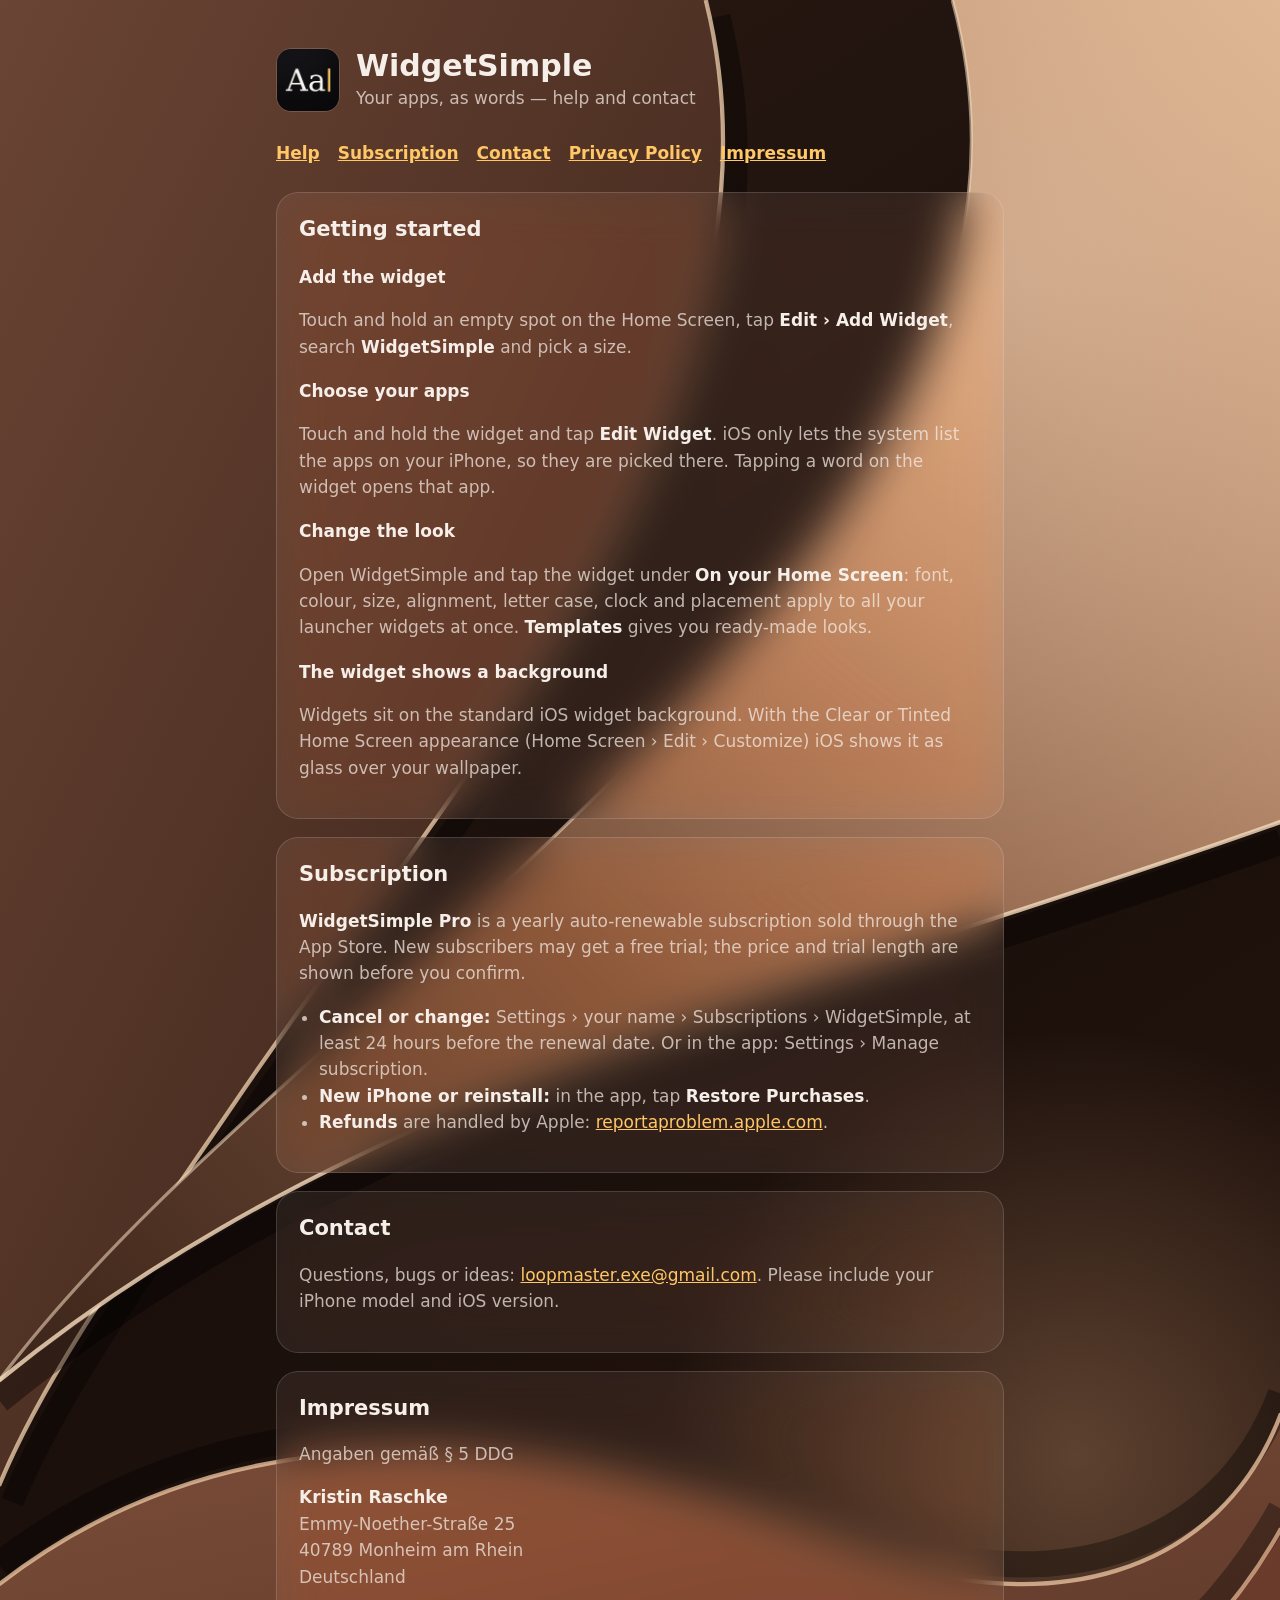
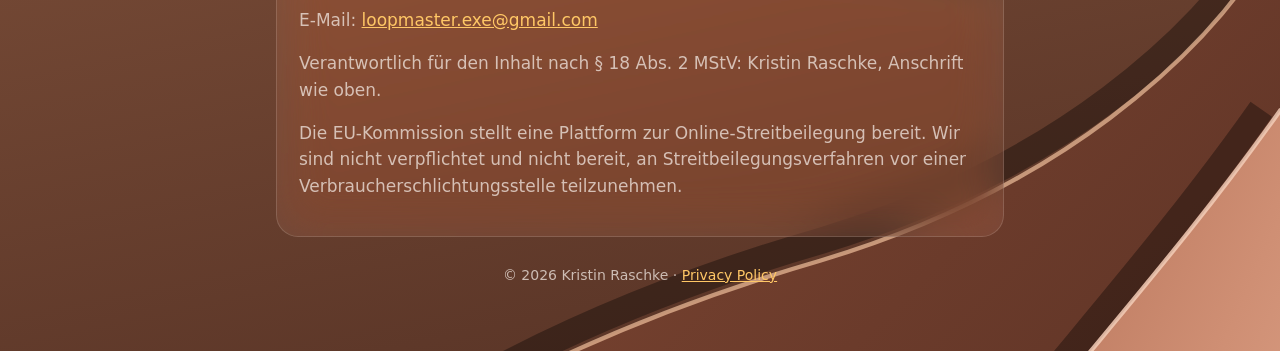
<file: index.html>
<!doctype html>
<html lang="en">
<head>
<meta charset="utf-8">
<meta name="viewport" content="width=device-width, initial-scale=1">
<title>WidgetSimple Support</title>
<meta name="description" content="Help and contact for WidgetSimple, the iPhone app that shows your apps as words in Home Screen widgets.">
<link rel="icon" href="icon.png">
<link rel="stylesheet" href="style.css">
</head>
<body>
<main>
  <header>
    <img src="icon.png" alt="WidgetSimple app icon">
    <div>
      <h1>WidgetSimple</h1>
      <p>Your apps, as words — help and contact</p>
    </div>
  </header>

  <nav>
    <a href="#help">Help</a>
    <a href="#subscription">Subscription</a>
    <a href="#contact">Contact</a>
    <a href="privacy.html">Privacy Policy</a>
    <a href="#impressum">Impressum</a>
  </nav>

  <section id="help">
    <h2>Getting started</h2>
    <h3>Add the widget</h3>
    <p>Touch and hold an empty spot on the Home Screen, tap <strong>Edit › Add Widget</strong>, search <strong>WidgetSimple</strong> and pick a size.</p>
    <h3>Choose your apps</h3>
    <p>Touch and hold the widget and tap <strong>Edit Widget</strong>. iOS only lets the system list the apps on your iPhone, so they are picked there. Tapping a word on the widget opens that app.</p>
    <h3>Change the look</h3>
    <p>Open WidgetSimple and tap the widget under <strong>On your Home Screen</strong>: font, colour, size, alignment, letter case, clock and placement apply to all your launcher widgets at once. <strong>Templates</strong> gives you ready-made looks.</p>
    <h3>The widget shows a background</h3>
    <p>Widgets sit on the standard iOS widget background. With the Clear or Tinted Home Screen appearance (Home Screen › Edit › Customize) iOS shows it as glass over your wallpaper.</p>
  </section>

  <section id="subscription">
    <h2>Subscription</h2>
    <p><strong>WidgetSimple Pro</strong> is a yearly auto-renewable subscription sold through the App Store. New subscribers may get a free trial; the price and trial length are shown before you confirm.</p>
    <ul>
      <li><strong>Cancel or change:</strong> Settings › your name › Subscriptions › WidgetSimple, at least 24 hours before the renewal date. Or in the app: Settings › Manage subscription.</li>
      <li><strong>New iPhone or reinstall:</strong> in the app, tap <strong>Restore Purchases</strong>.</li>
      <li><strong>Refunds</strong> are handled by Apple: <a href="https://reportaproblem.apple.com">reportaproblem.apple.com</a>.</li>
    </ul>
  </section>

  <section id="contact">
    <h2>Contact</h2>
    <p>Questions, bugs or ideas: <a href="mailto:loopmaster.exe@gmail.com?subject=WidgetSimple">loopmaster.exe@gmail.com</a>. Please include your iPhone model and iOS version.</p>
  </section>

  <section id="impressum" lang="de">
    <h2>Impressum</h2>
    <p>Angaben gemäß § 5 DDG</p>
    <p><strong>Kristin Raschke</strong><br>Emmy-Noether-Straße 25<br>40789 Monheim am Rhein<br>Deutschland</p>
    <p>E-Mail: <a href="mailto:loopmaster.exe@gmail.com">loopmaster.exe@gmail.com</a></p>
    <p>Verantwortlich für den Inhalt nach § 18 Abs. 2 MStV: Kristin Raschke, Anschrift wie oben.</p>
    <p>Die EU-Kommission stellt eine Plattform zur Online-Streitbeilegung bereit. Wir sind nicht verpflichtet und nicht bereit, an Streitbeilegungsverfahren vor einer Verbraucherschlichtungsstelle teilzunehmen.</p>
  </section>

  <footer>© 2026 Kristin Raschke · <a href="privacy.html">Privacy Policy</a></footer>
</main>
</body>
</html>
</file>
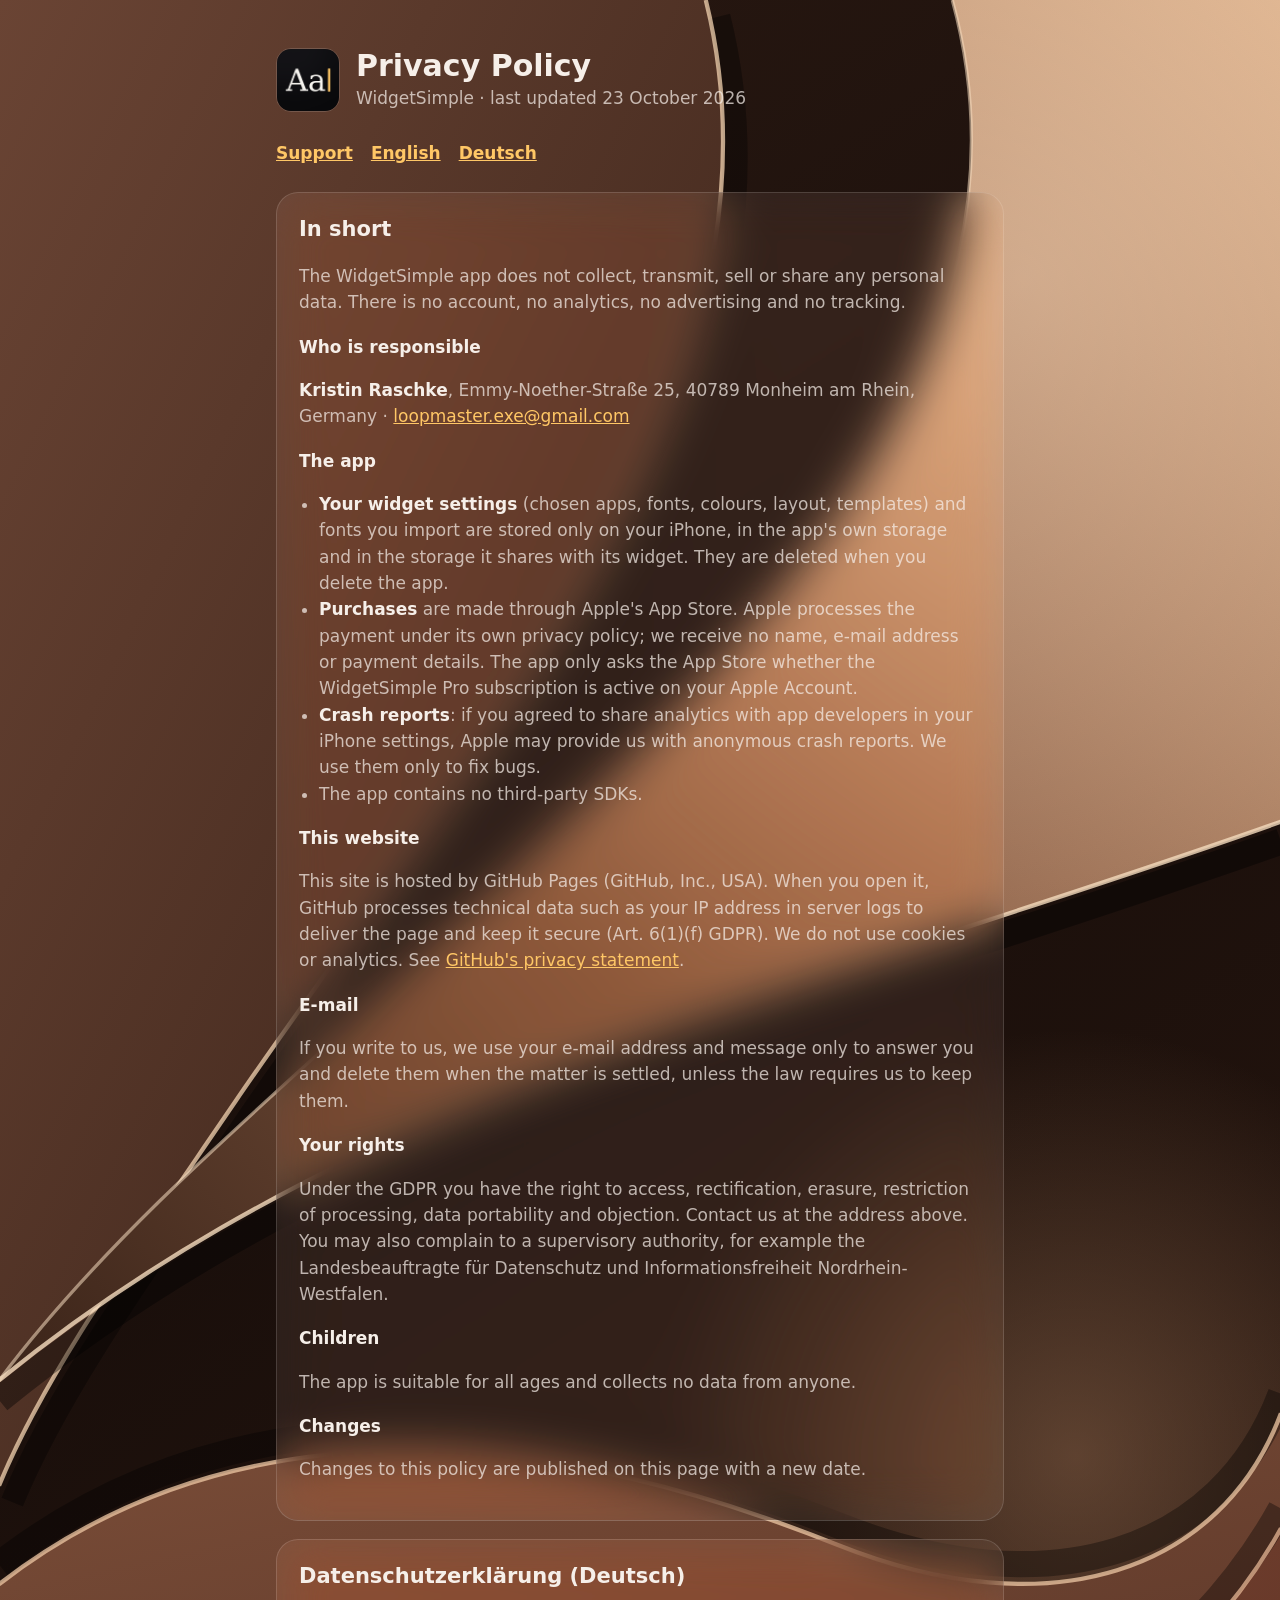
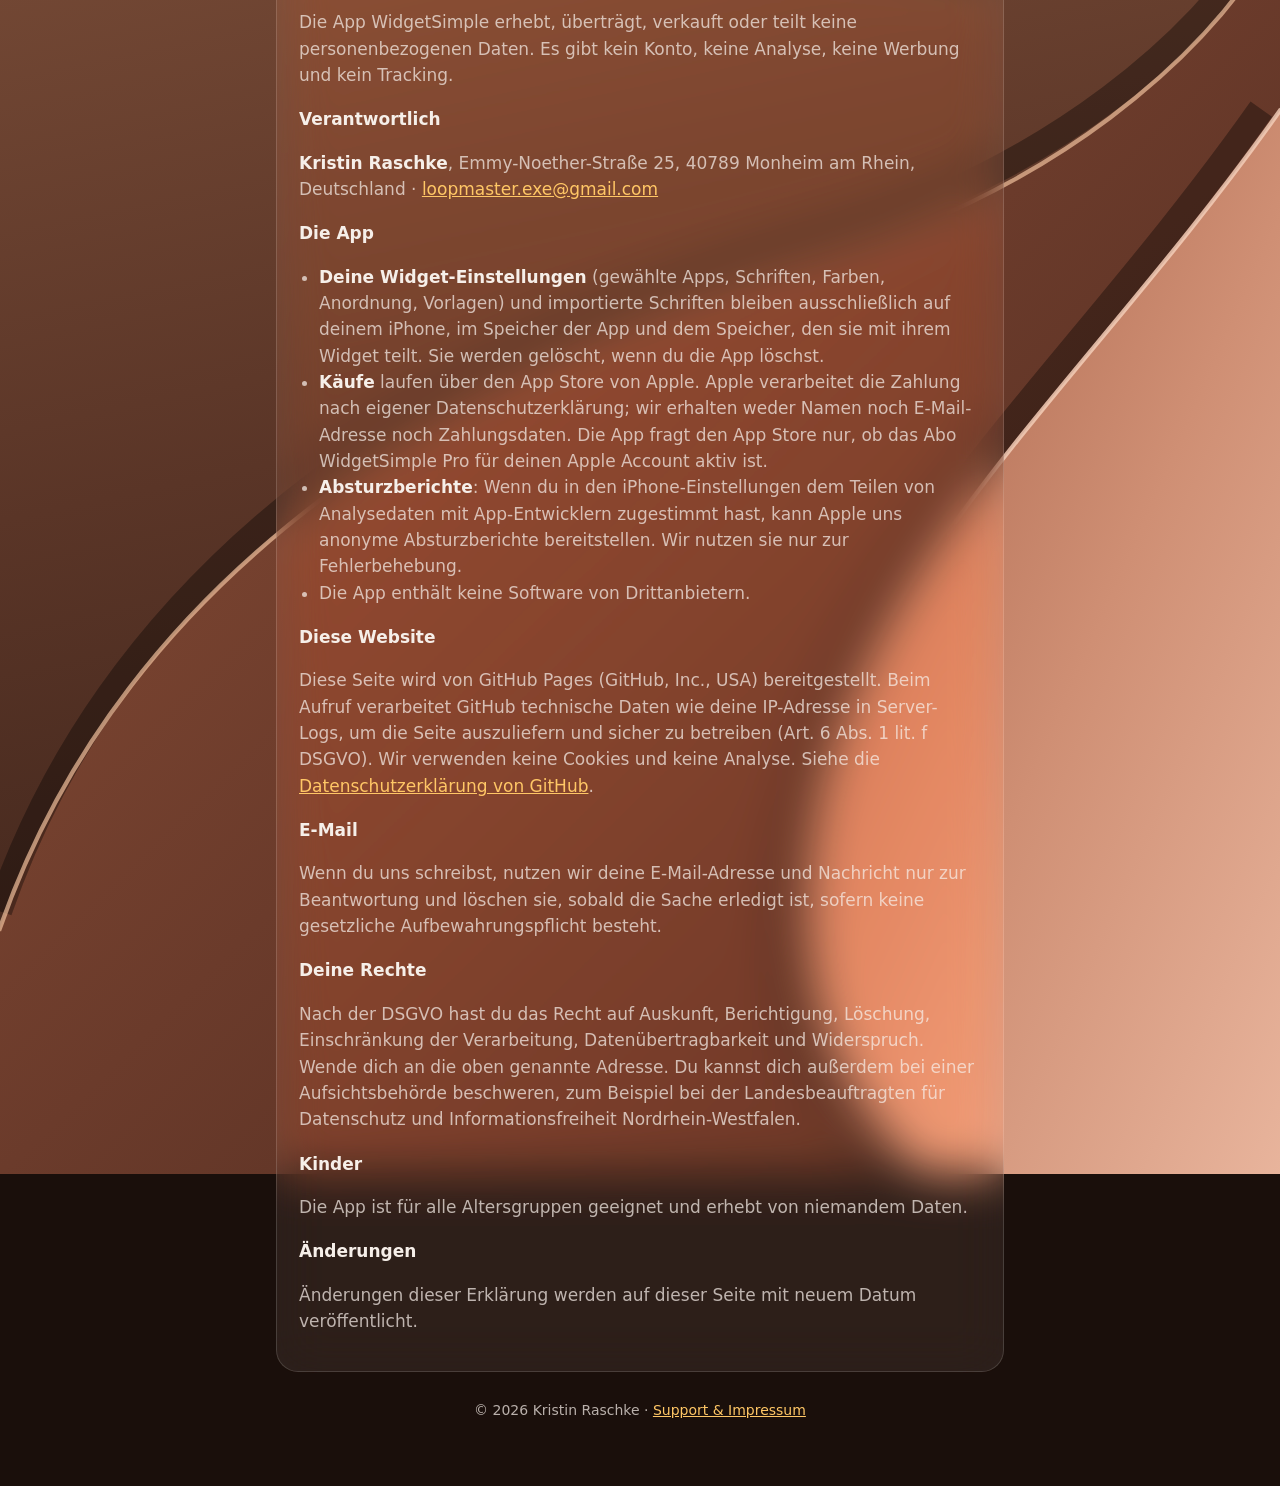
<file: privacy.html>
<!doctype html>
<html lang="en">
<head>
<meta charset="utf-8">
<meta name="viewport" content="width=device-width, initial-scale=1">
<title>WidgetSimple Privacy</title>
<meta name="description" content="Privacy policy of the WidgetSimple iPhone app and this website.">
<link rel="icon" href="icon.png">
<link rel="stylesheet" href="style.css">
</head>
<body>
<main>
  <header>
    <img src="icon.png" alt="WidgetSimple app icon">
    <div>
      <h1>Privacy Policy</h1>
      <p>WidgetSimple · last updated 23 October 2026</p>
    </div>
  </header>

  <nav>
    <a href="index.html">Support</a>
    <a href="#en">English</a>
    <a href="#de">Deutsch</a>
  </nav>

  <section id="en">
    <h2>In short</h2>
    <p>The WidgetSimple app does not collect, transmit, sell or share any personal data. There is no account, no analytics, no advertising and no tracking.</p>

    <h3>Who is responsible</h3>
    <p><strong>Kristin Raschke</strong>, Emmy-Noether-Straße 25, 40789 Monheim am Rhein, Germany · <a href="mailto:loopmaster.exe@gmail.com">loopmaster.exe@gmail.com</a></p>

    <h3>The app</h3>
    <ul>
      <li><strong>Your widget settings</strong> (chosen apps, fonts, colours, layout, templates) and fonts you import are stored only on your iPhone, in the app's own storage and in the storage it shares with its widget. They are deleted when you delete the app.</li>
      <li><strong>Purchases</strong> are made through Apple's App Store. Apple processes the payment under its own privacy policy; we receive no name, e-mail address or payment details. The app only asks the App Store whether the WidgetSimple Pro subscription is active on your Apple Account.</li>
      <li><strong>Crash reports</strong>: if you agreed to share analytics with app developers in your iPhone settings, Apple may provide us with anonymous crash reports. We use them only to fix bugs.</li>
      <li>The app contains no third-party SDKs.</li>
    </ul>

    <h3>This website</h3>
    <p>This site is hosted by GitHub Pages (GitHub, Inc., USA). When you open it, GitHub processes technical data such as your IP address in server logs to deliver the page and keep it secure (Art. 6(1)(f) GDPR). We do not use cookies or analytics. See <a href="https://docs.github.com/en/site-policy/privacy-policies/github-general-privacy-statement">GitHub's privacy statement</a>.</p>

    <h3>E-mail</h3>
    <p>If you write to us, we use your e-mail address and message only to answer you and delete them when the matter is settled, unless the law requires us to keep them.</p>

    <h3>Your rights</h3>
    <p>Under the GDPR you have the right to access, rectification, erasure, restriction of processing, data portability and objection. Contact us at the address above. You may also complain to a supervisory authority, for example the Landesbeauftragte für Datenschutz und Informationsfreiheit Nordrhein-Westfalen.</p>

    <h3>Children</h3>
    <p>The app is suitable for all ages and collects no data from anyone.</p>

    <h3>Changes</h3>
    <p>Changes to this policy are published on this page with a new date.</p>
  </section>

  <section id="de" lang="de">
    <h2>Datenschutzerklärung (Deutsch)</h2>
    <p>Die App WidgetSimple erhebt, überträgt, verkauft oder teilt keine personenbezogenen Daten. Es gibt kein Konto, keine Analyse, keine Werbung und kein Tracking.</p>

    <h3>Verantwortlich</h3>
    <p><strong>Kristin Raschke</strong>, Emmy-Noether-Straße 25, 40789 Monheim am Rhein, Deutschland · <a href="mailto:loopmaster.exe@gmail.com">loopmaster.exe@gmail.com</a></p>

    <h3>Die App</h3>
    <ul>
      <li><strong>Deine Widget-Einstellungen</strong> (gewählte Apps, Schriften, Farben, Anordnung, Vorlagen) und importierte Schriften bleiben ausschließlich auf deinem iPhone, im Speicher der App und dem Speicher, den sie mit ihrem Widget teilt. Sie werden gelöscht, wenn du die App löschst.</li>
      <li><strong>Käufe</strong> laufen über den App Store von Apple. Apple verarbeitet die Zahlung nach eigener Datenschutzerklärung; wir erhalten weder Namen noch E-Mail-Adresse noch Zahlungsdaten. Die App fragt den App Store nur, ob das Abo WidgetSimple Pro für deinen Apple Account aktiv ist.</li>
      <li><strong>Absturzberichte</strong>: Wenn du in den iPhone-Einstellungen dem Teilen von Analysedaten mit App-Entwicklern zugestimmt hast, kann Apple uns anonyme Absturzberichte bereitstellen. Wir nutzen sie nur zur Fehlerbehebung.</li>
      <li>Die App enthält keine Software von Drittanbietern.</li>
    </ul>

    <h3>Diese Website</h3>
    <p>Diese Seite wird von GitHub Pages (GitHub, Inc., USA) bereitgestellt. Beim Aufruf verarbeitet GitHub technische Daten wie deine IP-Adresse in Server-Logs, um die Seite auszuliefern und sicher zu betreiben (Art. 6 Abs. 1 lit. f DSGVO). Wir verwenden keine Cookies und keine Analyse. Siehe die <a href="https://docs.github.com/en/site-policy/privacy-policies/github-general-privacy-statement">Datenschutzerklärung von GitHub</a>.</p>

    <h3>E-Mail</h3>
    <p>Wenn du uns schreibst, nutzen wir deine E-Mail-Adresse und Nachricht nur zur Beantwortung und löschen sie, sobald die Sache erledigt ist, sofern keine gesetzliche Aufbewahrungspflicht besteht.</p>

    <h3>Deine Rechte</h3>
    <p>Nach der DSGVO hast du das Recht auf Auskunft, Berichtigung, Löschung, Einschränkung der Verarbeitung, Datenübertragbarkeit und Widerspruch. Wende dich an die oben genannte Adresse. Du kannst dich außerdem bei einer Aufsichtsbehörde beschweren, zum Beispiel bei der Landesbeauftragten für Datenschutz und Informationsfreiheit Nordrhein-Westfalen.</p>

    <h3>Kinder</h3>
    <p>Die App ist für alle Altersgruppen geeignet und erhebt von niemandem Daten.</p>

    <h3>Änderungen</h3>
    <p>Änderungen dieser Erklärung werden auf dieser Seite mit neuem Datum veröffentlicht.</p>
  </section>

  <footer>© 2026 Kristin Raschke · <a href="index.html">Support &amp; Impressum</a></footer>
</main>
</body>
</html>
</file>
<file: style.css>
:root {
  --bg: #1a0f0b;
  --panel: rgba(255, 255, 255, 0.07);
  --line: rgba(255, 255, 255, 0.14);
  --text: #f6efe9;
  --muted: rgba(246, 239, 233, 0.72);
  --accent: #ffc766;
}
* { box-sizing: border-box; }
html { -webkit-text-size-adjust: 100%; }
body {
  margin: 0;
  background: var(--bg) url(background.svg) center top / cover fixed no-repeat;
  color: var(--text);
  font: 17px/1.55 -apple-system, BlinkMacSystemFont, "SF Pro Text", "Segoe UI", Inter, system-ui, sans-serif;
}
main { max-width: 760px; margin: 0 auto; padding: 48px 16px 64px; }
header { display: flex; align-items: center; gap: 16px; margin-bottom: 28px; }
header img { width: 64px; height: 64px; border-radius: 15px; border: 1px solid var(--line); }
header h1 { margin: 0; font-size: 30px; line-height: 1.15; }
header p { margin: 2px 0 0; color: var(--muted); }
nav { display: flex; flex-wrap: wrap; gap: 8px 18px; margin-bottom: 26px; font-weight: 600; }
a { color: var(--accent); }
a:hover { color: #ffd796; }
section {
  background: var(--panel);
  border: 1px solid var(--line);
  border-radius: 22px;
  padding: 20px 22px;
  margin-bottom: 18px;
  -webkit-backdrop-filter: blur(24px) saturate(1.5);
  backdrop-filter: blur(24px) saturate(1.5);
}
h2 { margin: 0 0 10px; font-size: 21px; }
h3 { margin: 18px 0 6px; font-size: 17px; }
p, li { color: var(--muted); }
p strong, li strong { color: var(--text); }
ul { padding-left: 20px; }
footer { color: var(--muted); font-size: 14px; text-align: center; margin-top: 28px; }
</file>
